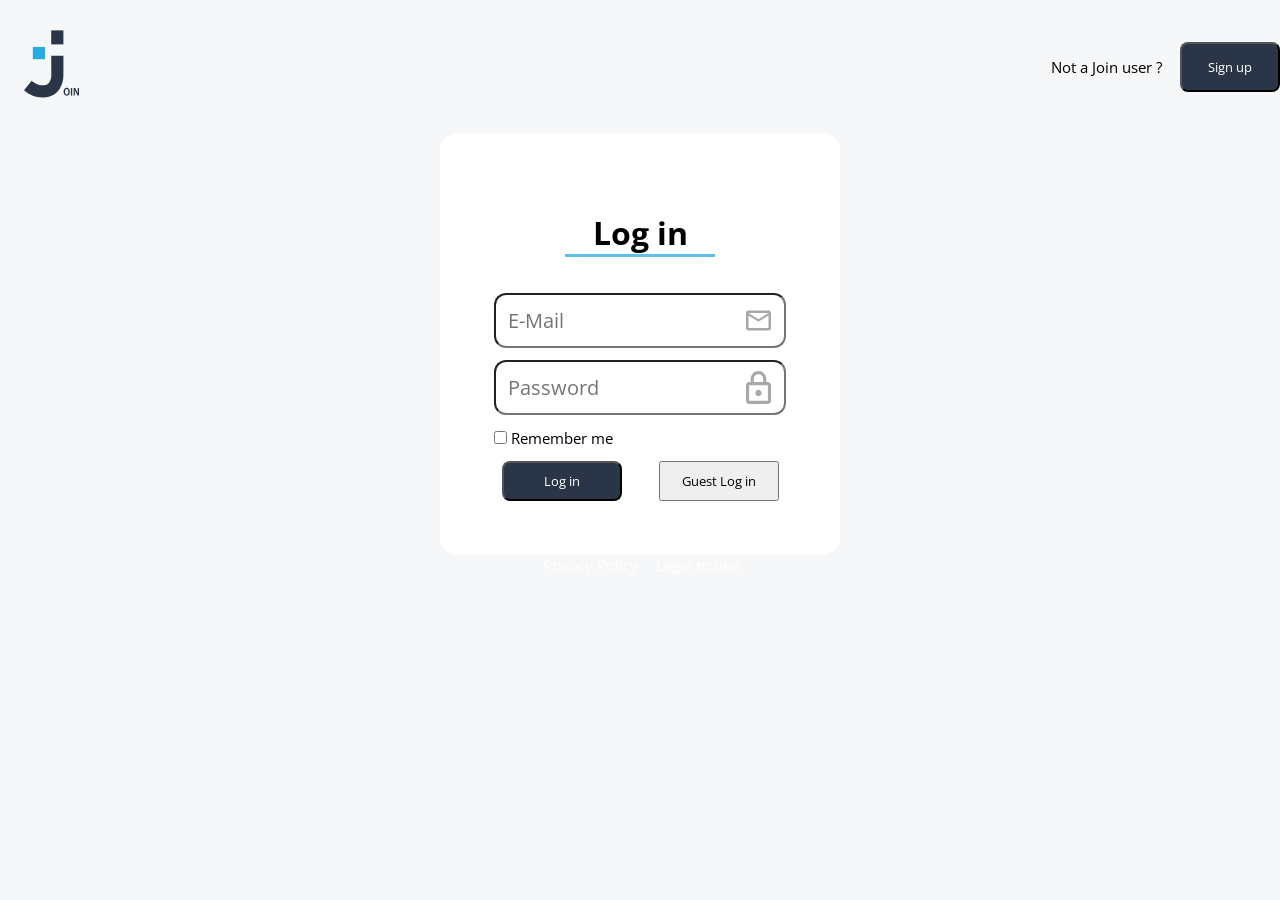
<file: index.html>
<!DOCTYPE html>
<html lang="en">

<head>
    <meta charset="UTF-8">
    <meta name="viewport" content="width=device-width, initial-scale=1.0">
    <title>Join</title>
    <link rel="shortcut icon" href="./assets/icon/icon.svg" type="image/x-icon">
    <link rel="stylesheet" href="./styles/style.css">
    <link rel="stylesheet" href="./styles/base.css">
    <link rel="stylesheet" href="./styles/flexbox.css">
    <link rel="stylesheet" href="./styles/pages/login.css">
    <link rel="stylesheet" href="./styles/media_query.css">
    <script src="./scripts/script.js"></script>
</head>

<body>
    <header>
        <div>
            <img src="./assets/icon/icon.svg" class="join-icon" alt="Join">
        </div>
        <div class="d_flex_c sign-in hidden">
            <span>Not a Join user ?</span>
            <a href="./pages/sign_up.html">
              <button class="sign-up">Sign up</button>
            </a>
        </div>
    </header>
    <main class="d_flex_c">
        <div>
            <div class="formDiv">
                <form class="text-center login-form w-100">
                    <div class="d_flex_c" style="padding: 24px;">
                        <div style="width: 150px;">
                            <h1>Log in</h1>
                            <div class="separator"></div>
                        </div>
                    </div>
                    <div id="email" class="d_flex">
                        <input type="email" placeholder="E-Mail" class="w-100 input-font" required>
                        <img src="./assets/img/mail.svg" alt="E-Mail" class="overlay-image">
                    </div>
                    <div id="password" class="d_flex">
                        <input type="password" placeholder="Password" class="w-100 input-font" required>
                        <img src="./assets/img/lock.svg" alt="password" class="overlay-image">
                    </div>
                    <div id="checkboxContainer" style="text-align: initial;">
                        <input type="checkbox">
                        <span>Remember me</span>
                    </div>
                    <div class="buttonDiv">
                        <button onclick="loginUser()" class="button bg-blue color-white sign-up">Log in</button>
                        <button onclick="guestLogin()" class="button">Guest Log in</button>
                    </div>
                </form>
                <div class="hiddenMin d_flex notUser" style="padding-top: 24px;">
                    <span>Not a Join user ?</span> 
                    <a href="./pages/sign_up.html">
                        <button class="bg-blue color-white sign-up">Sign up</button>
                    </a>
                </div>
            </div>
        </div>
    </main>
    <footer>
        <div class="d_flex_c sign-in">
            <a><span>Privacy Policy</span></a>
            <a><span>Legal notice</span></a>
        </div>
    </footer>
</body>
</html>
</file>
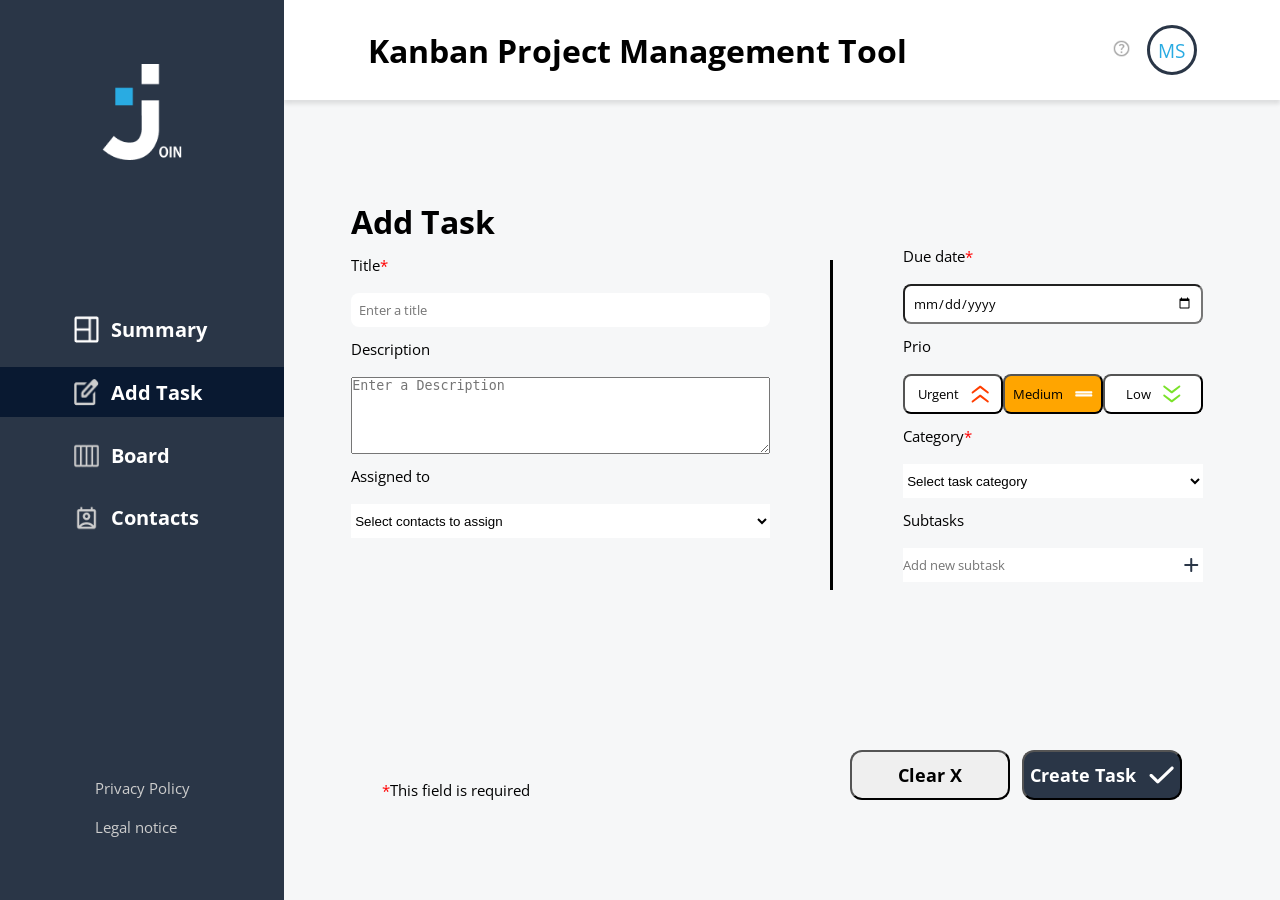
<file: pages/add_task.html>
<!DOCTYPE html>
<html lang="en">
  <head>
    <meta charset="UTF-8" />
    <meta name="viewport" content="width=device-width, initial-scale=1.0" />
    <title>Add Task</title>
    <link rel="shortcut icon" href="../assets/img/logo-white.png" type="image/x-icon" />
    <link rel="stylesheet" href="../styles/pages/add_task.css" />
    <link rel="stylesheet" href="../styles/pages/board.css" />
    <link rel="stylesheet" href="../styles/flexbox.css" />
    <link rel="stylesheet" href="../styles/base.css" />
    <link rel="stylesheet" href="../styles/style.css" />
    <link rel="stylesheet" href="../styles/media_query.css" />
    <script src="../scripts/db.js"></script>
    <script src="../scripts/template.js"></script>
    <script src="../scripts/priority.js"></script>
    <script src="../scripts/script.js"></script>
    <script src="../scripts/add_task.js"></script>
  </head>

  <body onload="loadTask();" class="d_flex">
    <aside id="sidebar" class="sidebar"></aside>

    <main class="app-main" style="color: black">
      <header class="header">
      </header>

        <div id="add-task" class="container">
      
        </div>
        <div class="d_flex_c">
            <div class="d_flex buttonTaskDiv">
                <span id="required-field-big">
                    <span class="color-red">*</span>This field is required
                </span>
                <div class="d_flex g_12">
                    <button onclick="clear()" class="clear-and-create-button" style="color: black;">Clear X</button>
                    <button onclick="createNewTask();" class="bg-blue clear-and-create-button">Create Task
                        <img src="../assets/img/check.svg" alt="check">
                    </button>
                </div>
            </div>
        </div>
      </div>
    </main>
  </body>
</html>
</file>
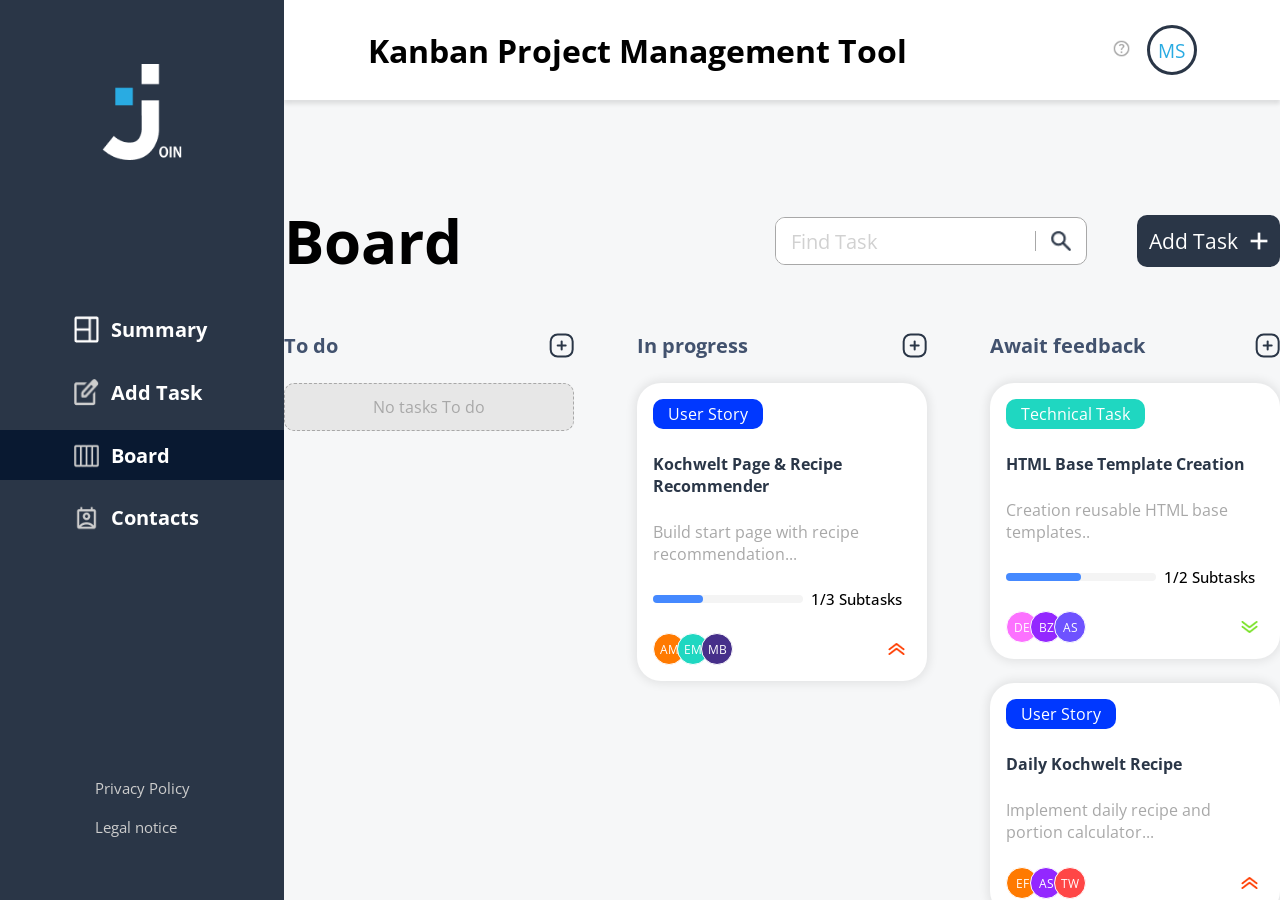
<file: pages/board.html>
<!DOCTYPE html>
<html lang="en">
  <head>
    <meta charset="UTF-8" />
    <meta name="viewport" content="width=device-width, initial-scale=1.0" />
    <title>Join</title>
    <link rel="shortcut icon" href="./assets/icon/icon.svg" type="image/x-icon" />
    <link rel="stylesheet" href="../styles/pages/board.css" />
    <link rel="stylesheet" href="../styles/style.css" />
    <link rel="stylesheet" href="../styles/flexbox.css" />
    <link rel="stylesheet" href="../styles/base.css" />
    <link rel="stylesheet" href="../styles/media_query.css" />

    <script src="../scripts/board.js" defer></script>
    <script src="../scripts/template.js" defer></script>
    <script src="../scripts/script.js" defer></script>
  </head>

  <body class="body" onload="loadBoard()">
    <aside id="sidebar" class="sidebar"></aside>

    <main class="app-main">
      <header class="header"></header>

      <div class="container">
        <div class="board-head">
          <h1>Board</h1>
          <div>
            <div class="board-searchBar">
              <input class="board-search-input" type="text" placeholder="Find Task" />
              <span>
                <img src="../assets/icon/search.png" alt="search icon" />
              </span>
            </div>
            <button class="board-add-task-button">
              Add Task
              <img src="../assets/icon/add.png" />
            </button>
          </div>
        </div>

        <div class="board-content">
          <div>
            <span>
              <h2>To do</h2>
              <img src="../assets/icon/plus-black.svg" alt="plus icon" />
            </span>
            <ul>
              <li class="empty-message">No tasks To do</li>
            </ul>
          </div>

          <div>
            <span>
              <h2>In progress</h2>
              <img src="../assets/icon/plus-black.svg" alt="plus icon" />
            </span>
            <ul>
              <li>
                <span class="task-category bg-dark-blue">User Story</span>
                <h3 class="task-title">Kochwelt Page & Recipe Recommender</h3>
                <p class="task-description">Build start page with recipe recommendation...</p>
                <span class="progressbar">
                  <progress value="1" max="3"></progress>
                  <span class="subtasks-text">1/3 Subtasks</span>
                </span>

                <div class="task-assigned-container">
                  <div class="assigned-users">
                    <span class="bg-orange">AM</span>
                    <span class="bg-turquoise">EM</span>
                    <span class="bg-violet">MB</span>
                  </div>
                  <img src="../assets/icon/urgent-transparent.png" alt="priority icon" />
                </div>
              </li>
            </ul>
          </div>

          <div>
            <span>
              <h2>Await feedback</h2>
              <img src="../assets/icon/plus-black.svg" alt="plus icon" />
            </span>
            <ul>
              <!-- <li class="empty-message">No tasks for await feedback</li> -->
              <li>
                <span class="task-category bg-turquoise">Technical Task</span>
                <h3 class="task-title">HTML Base Template Creation</h3>
                <p class="task-description">Creation reusable HTML base templates..</p>
                <span class="progressbar">
                  <progress value="1" max="2"></progress>
                  <span class="subtasks-text">1/2 Subtasks</span>
                </span>

                <div class="task-assigned-container">
                  <div class="assigned-users">
                    <span class="bg-pink">DE</span>
                    <span class="bg-violet-light">BZ</span>
                    <span class="bg-violet-light-2">AS</span>
                  </div>
                  <img src="../assets/icon/priority-low-transparent.png" alt="priority icon" />
                </div>
              </li>

              <li>
                <span class="task-category bg-dark-blue">User Story</span>
                <h3 class="task-title">Daily Kochwelt Recipe</h3>
                <p class="task-description">Implement daily recipe and portion calculator...</p>

                <div class="task-assigned-container">
                  <div class="assigned-users">
                    <span class="bg-orange">EF</span>
                    <span class="bg-violet-light">AS</span>
                    <span class="bg-orange-dark">TW</span>
                  </div>
                  <img src="../assets/icon/urgent-transparent.png" alt="priority icon" />
                </div>
              </li>
            </ul>
          </div>

          <div>
            <span>
              <h2>Done</h2>
              <img src="../assets/icon/plus-black.svg" alt="plus icon" />
            </span>
            <ul>
              <!-- <li class="empty-message">No tasks done</li> -->
              <li>
                <span class="task-category bg-turquoise">Technical Task</span>
                <h3 class="task-title">CSS Architecture Planning</h3>
                <p class="task-description">Define CSS naming convention and structure...</p>
                <span class="progressbar">
                  <progress value="2" max="2"></progress>
                  <span class="subtasks-text">2/2 Subtasks</span>
                </span>

                <div class="task-assigned-container">
                  <div class="assigned-users">
                    <span class="bg-light-blue">SM</span>
                    <span class="bg-violet-light-2">BZ</span>
                  </div>
                  <img src="../assets/icon/urgent-transparent.png" alt="priority icon" />
                </div>
              </li>
            </ul>
          </div>
        </div>
      </div>
    </main>
  </body>
</html>
</file>
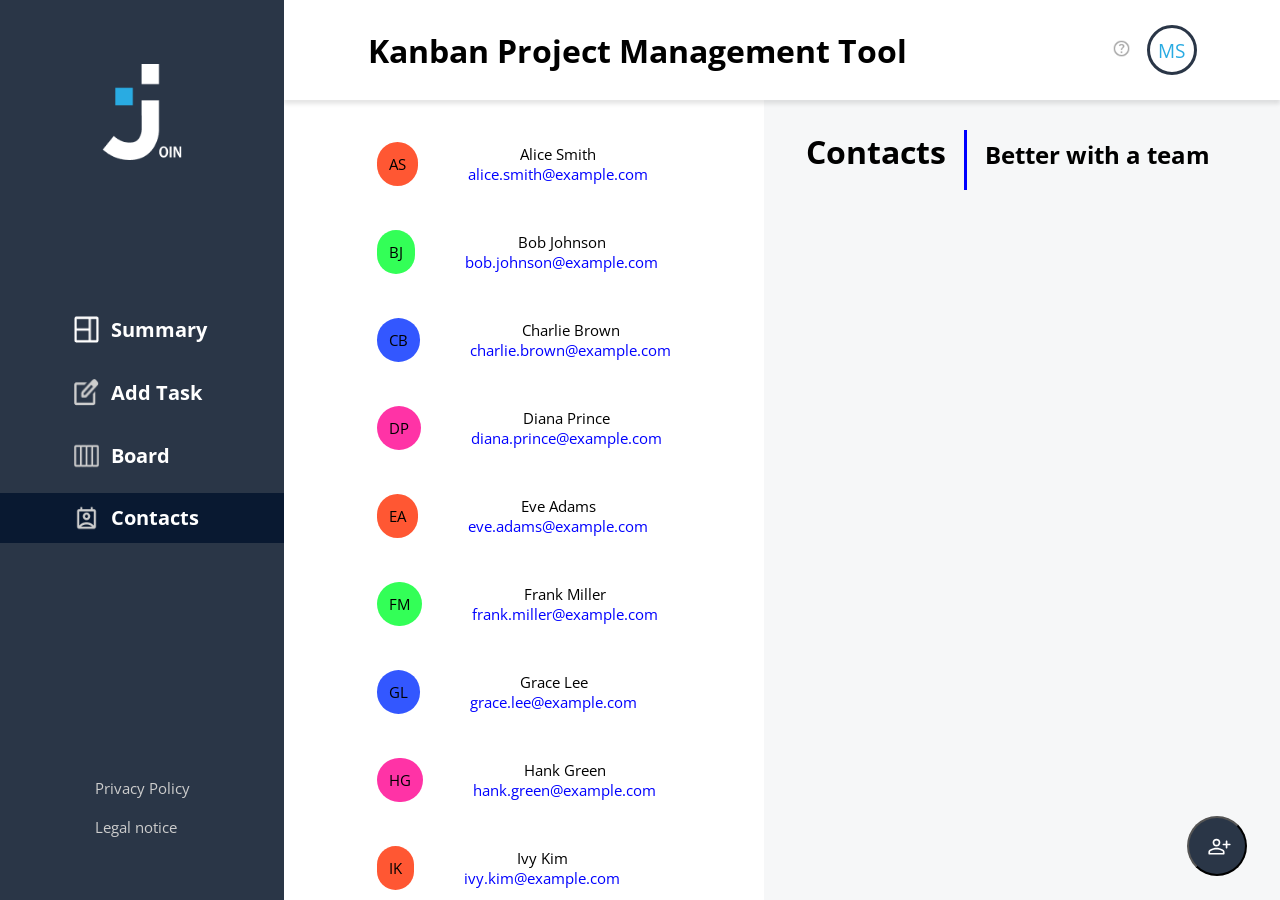
<file: pages/contacts.html>
<!DOCTYPE html>
<html lang="en">
  <head>
    <meta charset="UTF-8" />
    <meta name="viewport" content="width=device-width, initial-scale=1.0"/>
    <title>Join Contacts</title>
    <link rel="shortcut icon" href="../assets/img/logo-white.png" type="image/x-icon"/>
    <link rel="stylesheet" href="../styles/style.css"/>
    <link rel="stylesheet" href="../styles/flexbox.css"/>
    <link rel="stylesheet" href="../styles/base.css"/>
    <link rel="stylesheet" href="../styles/media_query.css"/>
    <link rel="stylesheet" href="../styles/pages/contacts.css"/>
    <script src="../scripts/db.js"></script>
    <script src="../scripts/contact.js"></script>
    <script src="../scripts/template.js"></script>
    <script src="../scripts/script.js"></script>
  </head>

  <body onload="loadContact()">
    <aside id="sidebar" class="sidebar"></aside>

    <main class="app-main">
      <header class="header"></header>

      <div class="container">
          <div class="d_flex g_12">
              <div id="list-of-contacts" class="d_flex_column list-of-contacts">
                  <div class="d_flex_c_c add-contact-div" style="margin: 24px;">
                      <button onclick="addContact();" class="w-100 bg-blue add-contact">Add contact</button>
                      <img src="../assets/img/user_add.svg" alt="contact" class="overlay-image">
                  </div>
              </div>
              <div id="big-content" class="d_none d_flex_column big-content" style="padding: 30px;">
                  <div class="d_flex" style="justify-content: space-between; max-width: 700px;">
                      <div class="d_flex title-of-contacs">
                          <h1>Contacts</h1>
                          <div class="contact-separator"></div>
                          <h2 class="d_flex_c_c" style="height: 48px;">Better with a team</h2>
                          <div class="responsive-separator"></div>
                      </div>
                      <img onclick="disableMoreInformation();" src="../assets/img/back.svg" class="d_none back-button-contacts">
                  </div>
                  <div id="more-information"></div>
              </div>
          </div>
      </div>
      </div>
    </main>
    <div id="add-contact-menu" class="d_none add-contact-overlay"></div>
  </body>
</html>
</file>
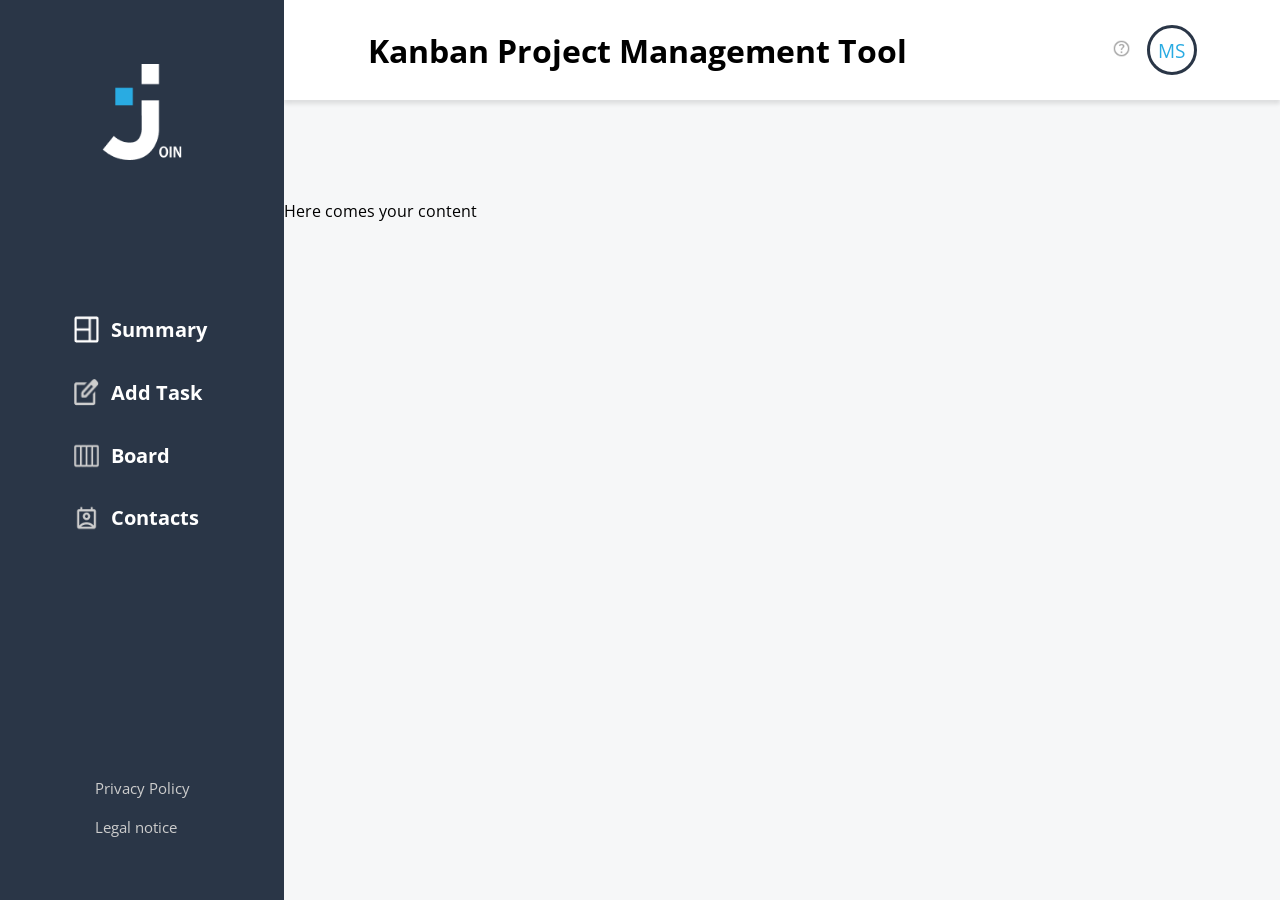
<file: pages/help.html>
<!DOCTYPE html>
<html lang="en">
  <head>
    <meta charset="UTF-8" />
    <meta name="viewport" content="width=device-width, initial-scale=1.0" />
    <title>Join Help</title>
    <link rel="shortcut icon" href="./assets/icon/icon.svg" type="image/x-icon" />
    <link rel="stylesheet" href="../styles/style.css" />
    <link rel="stylesheet" href="../styles/flexbox.css" />
    <link rel="stylesheet" href="../styles/base.css" />
    <link rel="stylesheet" href="../styles/media_query.css" />

    <script src="../scripts/template.js" defer></script>
    <script src="../scripts/script.js" defer></script>
  </head>
  <body onload="loadSidebar(); loadHeader();">
    <aside id="sidebar" class="sidebar"></aside>

    <main class="app-main">
      <header class="header"></header>

      <div class="container">
        <!-- Here comes your content -->
        Here comes your content
      </div>
    </main>
  </body>
</html>
</file>
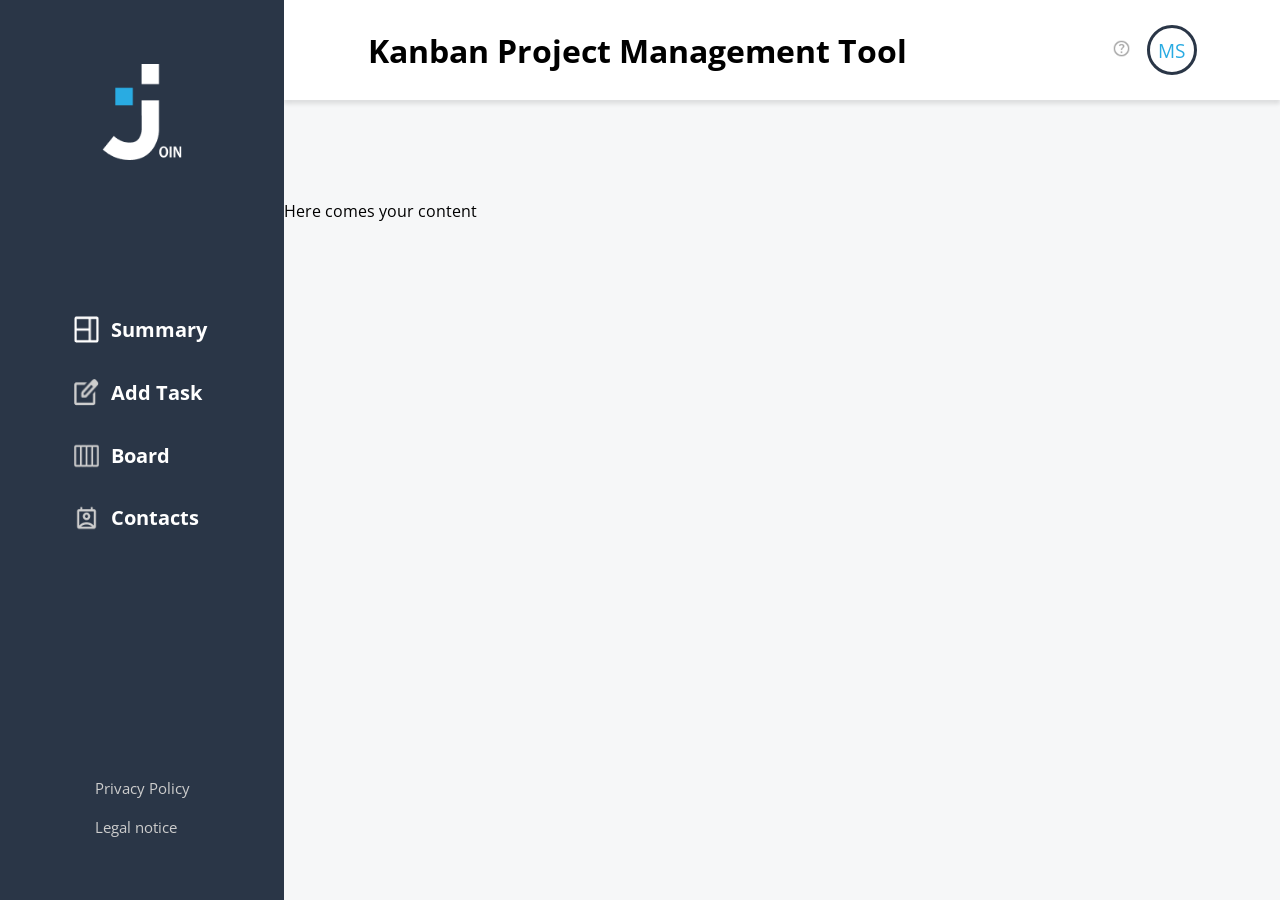
<file: pages/legal_notice.html>
<!DOCTYPE html>
<html lang="en">
  <head>
    <meta charset="UTF-8" />
    <meta name="viewport" content="width=device-width, initial-scale=1.0" />
    <title>Join Legal notice</title>
    <link rel="shortcut icon" href="./assets/icon/icon.svg" type="image/x-icon" />
    <link rel="stylesheet" href="../styles/style.css" />
    <link rel="stylesheet" href="../styles/flexbox.css" />
    <link rel="stylesheet" href="../styles/base.css" />
    <link rel="stylesheet" href="../styles/media_query.css" />

    <script src="../scripts/template.js" defer></script>
    <script src="../scripts/script.js" defer></script>
  </head>
  <body onload="loadSidebar(); loadHeader();">
    <aside id="sidebar" class="sidebar"></aside>

    <main class="app-main">
      <header class="header"></header>

      <div class="container">
        <!-- Here comes your content -->
        Here comes your content
      </div>
    </main>
  </body>
</html>
</file>
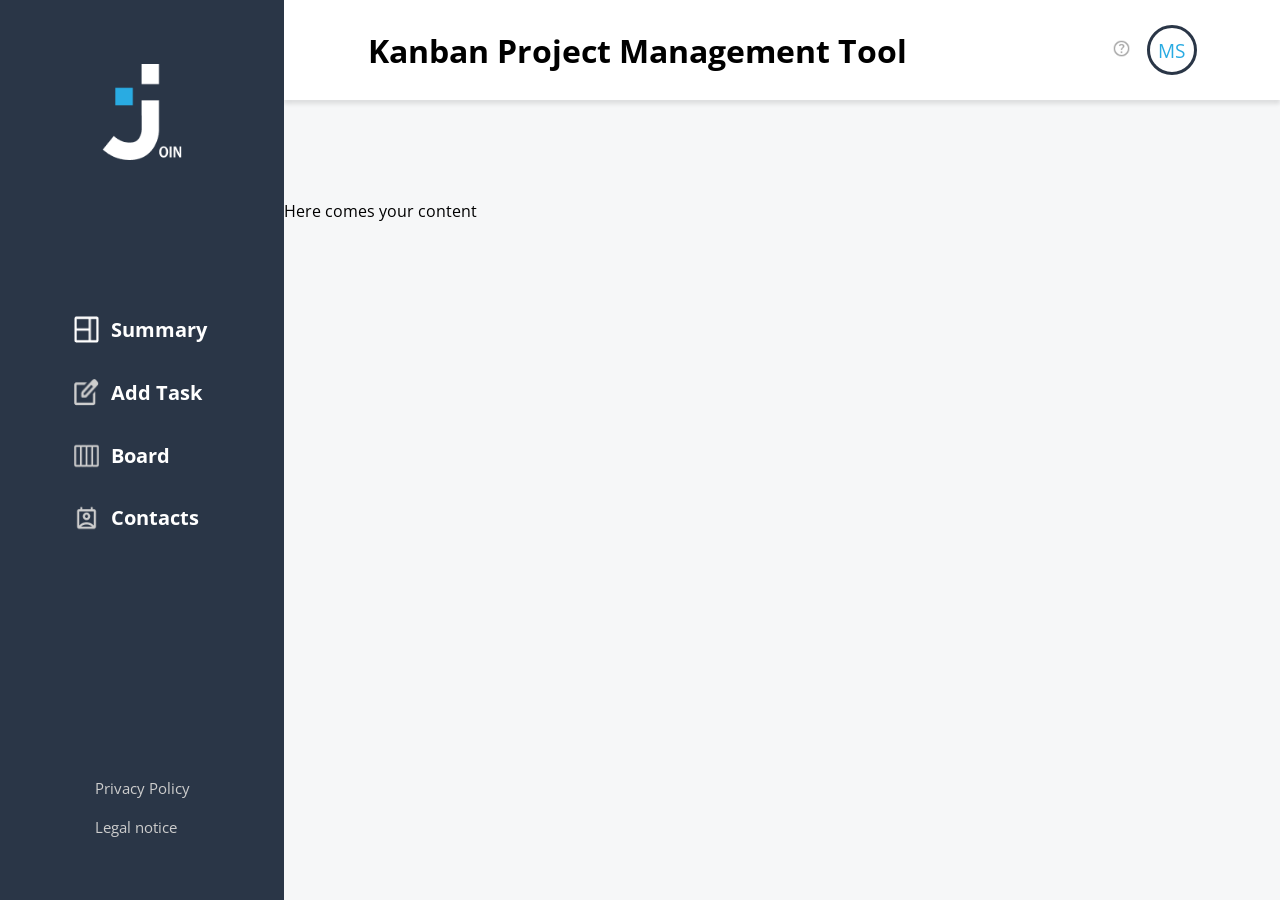
<file: pages/privacy_policy.html>
<!DOCTYPE html>
<html lang="en">
  <head>
    <meta charset="UTF-8" />
    <meta name="viewport" content="width=device-width, initial-scale=1.0" />
    <title>Join Privacy Policy</title>
    <link rel="shortcut icon" href="./assets/icon/icon.svg" type="image/x-icon" />
    <link rel="stylesheet" href="../styles/style.css" />
    <link rel="stylesheet" href="../styles/flexbox.css" />
    <link rel="stylesheet" href="../styles/base.css" />
    <link rel="stylesheet" href="../styles/media_query.css" />

    <script src="../scripts/template.js" defer></script>
    <script src="../scripts/script.js" defer></script>
  </head>
  <body onload="loadSidebar(); loadHeader();">
    <aside id="sidebar" class="sidebar"></aside>

    <main class="app-main">
      <header class="header"></header>

      <div class="container">
        <!-- Here comes your content -->
        Here comes your content
      </div>
    </main>
  </body>
</html>
</file>
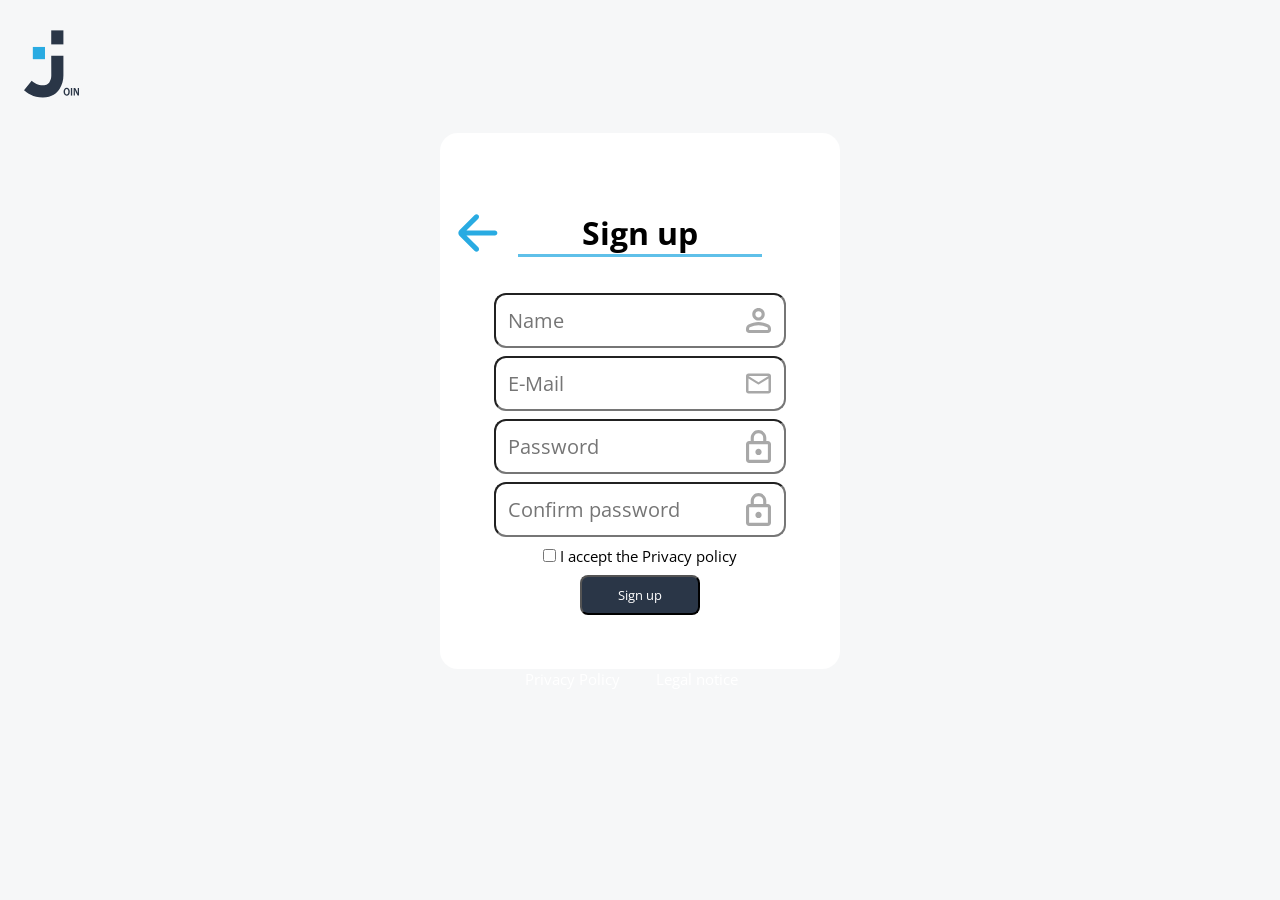
<file: pages/sign_up.html>
<!DOCTYPE html>
<html lang="en">

<head>
    <meta charset="UTF-8">
    <meta name="viewport" content="width=device-width, initial-scale=1.0">
    <title>Join</title>
    <link rel="shortcut icon" href="../assets/icon/icon.svg" type="image/x-icon">
    <link rel="stylesheet" href="../styles/style.css">
    <link rel="stylesheet" href="../styles/base.css">
    <link rel="stylesheet" href="../styles/flexbox.css">
    <link rel="stylesheet" href="../styles/pages/login.css">
    <link rel="stylesheet" href="../styles/pages/sign_up.css">
    <link rel="stylesheet" href="../styles/media_query.css">

    <script src="../scripts/script.js"></script>
    <script src="../scripts/add_user.js"></script>
</head>

<body>
    <header>
        <div>
            <img src="../assets/icon/icon.svg" class="join-icon" alt="Join">
        </div>
    </header>
    <main class="d_flex_c">
        <div>
            <a href="../index.html" class="back-button-link">
                <img src="../assets/img/back.svg" class="back-button"></img>
            </a>
        </div> 
        <form class="formDiv">
            <div class="text-center login-form w-100">
                <div class="d_flex" style="padding: 24px; justify-content: flex-start;">
                    <div class="text-center" style="width: 280px;">
                        <h1>Sign up</h1>
                        <div class="separator"></div>
                    </div>
                </div>
                <div class="register-container">
                    <div class="d_flex">
                        <input id="name" type="text" placeholder="Name" class="w-100 input-font" required>
                        <img src="../assets/img/person.svg" alt="name" class="overlay-image">
                    </div>
                
                    <div class="d_flex">
                        <input id="email" type="email" placeholder="E-Mail" class="w-100 input-font" required>
                        <img src="../assets/img/mail.svg" alt="E-Mail" class="overlay-image">
                   </div>
                  
                   <div class="d_flex">
                        <input id="password" type="password" placeholder="Password" minlength="5" class="w-100 input-font" required>
                        <img src="../assets/img/lock.svg" alt="password" class="overlay-image">
                    </div>
                    
                    <div class="d_flex">
                        <input id="passwordConfirm" type="password" placeholder="Confirm password" minlength="5" class="w-100 input-font" required>
                        <img src="../assets/img/lock.svg" alt="password" class="overlay-image">
                    </div>
            
                    <div id="checkboxContainer">
                        <input id="checkBox" type="checkbox" required>
                        <span>I accept the Privacy policy</span>
                    </div>

                    <div class="buttonDiv">
                        <button onclick="registerNewUser()" class="button bg-blue color-white sign-up">Sign up</button>
                    </div>
                </div>
            </div>
        </form>
    </main>
    <footer>
        <div class="d_flex_c sign-in">
            <a><span>Privacy Policy</span><a>
            <a><span>Legal notice</span><a>
        </div>
    </footer>
</body>
</html>
</file>
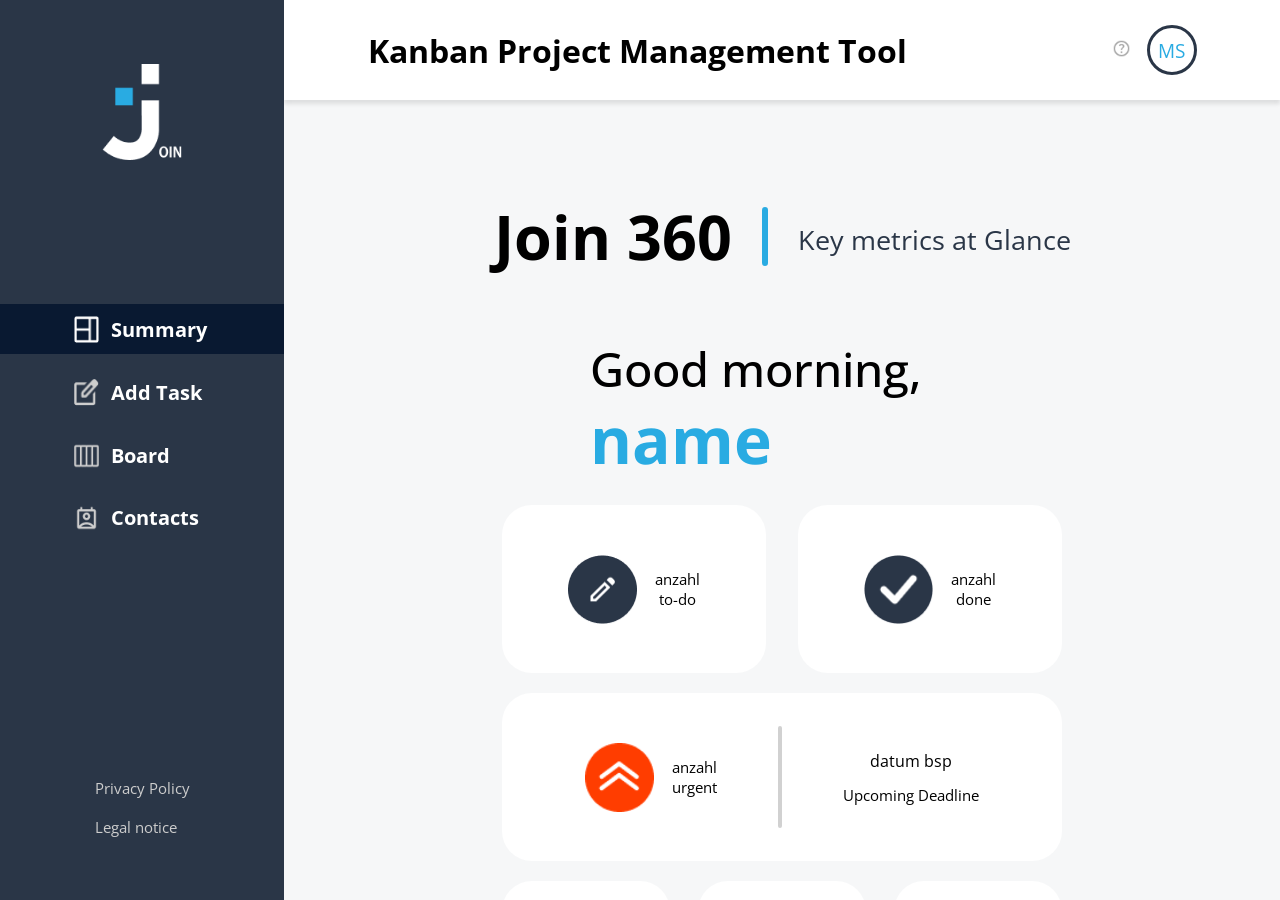
<file: pages/summary.html>
<!DOCTYPE html>
<html lang="en">

<head>
  <meta charset="UTF-8" />
  <meta name="viewport" content="width=device-width, initial-scale=1.0" />
  <title>Join</title>

  <link rel="stylesheet" href="../styles/pages/summary.css" />
  <link rel="stylesheet" href="../styles/flexbox.css" />
  <link rel="stylesheet" href="../styles/base.css" />
  <link rel="stylesheet" href="../styles/style.css" />
  <link rel="stylesheet" href="../styles/media_query.css" />

  <script src="../scripts/summary.js" defer></script>
  <script src="../scripts/template.js" defer></script>
  <script src="../scripts/script.js" defer></script>
</head>

<body class="body" onload="loadSummary()">
  <aside id="sidebar" class="sidebar"></aside>

  <main class="app-main">
    <header class="header"></header>

    <div class="container container_flex">
      <div id="title_div" class="d_flex_c_c page_title_div">
        <h1 class="title d_flex_c_c">Join 360</h1>
        <div class="seperator_and_title_second">
          <div class="vertical_seperator_blue"></div>
          <span class="title_second color-blue">Key metrics at Glance</span>
        </div>

      </div>

      <div class="summary_and_greeting_div">
        <div class="summary_content">
          <div class="todo_and_done margin_b_20px">
            <div class="todo-done_div">
              <img src="../assets/icon/summary_todo.png" alt="" />
              <div class="number_and_name">
                <span>anzahl</span>
                <span>to-do</span>
              </div>
            </div>

            <div class="todo-done_div">
              <img src="../assets/icon/summary_done.png" alt="" />
              <div class="number_and_name">
                <span>anzahl</span>
                <span>done</span>
              </div>
            </div>
          </div>

          <div class="urgent_todos_div margin_b_20px">
            <div class="urgent_todo">
              <img src="../assets/icon/urgent_todo.png" alt="" />
              <div class="number_and_name">
                <span>anzahl</span>
                <span>urgent</span>
              </div>
            </div>
            <div class="vertical_seperator_gray"></div>
            <div class="datum_and_info">
              <div class="upcomming_deadline">datum bsp</div>
              <span class="upcomming_deadline">Upcoming Deadline</span>
            </div>
          </div>

          <div class="all_task_div">
            <div class="number_and_name task_div">
              <span>anzahl</span>
              <span>Tasks in Board</span>
            </div>
            <div class="number_and_name task_div">
              <span>anzahl</span>
              <span>Tasks in Progress</span>
            </div>
            <div class="number_and_name task_div">
              <span>anzahl</span>
              <span>Awaiting Feedback </span>
            </div>
          </div>
        </div>

        <div class="greeting_div">
          <span id="greeting">Good morning,</span>
          <span id="user_name">name</span>
        </div>
      </div>
    </div>
  </main>
</body>

</html>
</file>
<file: styles/style.css>
/* STYLE FOR TEMPLATES */

/* hat sich mit dem header style aus base.css gegenseitig geblockt */

/* .header {
  display: flex;
  justify-content: center;
  align-items: center;
  position: absolute;
  top: 0;
  width: 100%;
  height: 110px;
} */

/* DO NOT CHANGE ANYTHING */
header {
  width: 100%;
  display: flex;
  justify-content: space-between;

  .logo-black {
    display: none;
  }
}

.container {
    width: 100%;
}

/* DO NOT CHANGE ANYTHING */
.header-menu-button {
  height: 50px;
  width: 50px;
  border-radius: 24px;
}

.join-icon {
  width: 55px;
  height: 80px;
  margin: 24px;
}

.sign-in {
  align-items: center;
  gap: 18px;
}

.sign-up {
  height: 50px;
  border-radius: 8px;
  width: 100px;
  color: #fff;
  background-color: #2a3647;
}

.overlay-image {
  margin: -40px;
}

.button {
  width: 120px;
  height: 40px;
}

.formDiv {
  width: 400px;
}

/* SIDEBAR STYLE FOR ALL PAGES */
/* DO NOT CHANGE ANYTHING */
.sidebar {
  position: relative;
  padding: 64px 0;
  background-color: #2a3647;
  width: 300px;
  height: 100vh;
  display: flex;
  flex-direction: column;
  align-items: center;

  span {
    display: flex;
    align-items: center;
    column-gap: 1.2rem;
    width: 100px;
    white-space: nowrap;
    font-size: 20px;
    font-weight: bold;

    img {
      width: 25px;
    }
  }
}

img {
  width: 25px;
}

span {
  font-size: 15px;
}

.navigation {
  display: flex;
  align-items: center;
  flex-direction: column;
  margin-top: 8rem;
  width: 100%;

  & > div {
    display: flex;
    align-items: center;
    justify-content: center;
    width: 100%;
    height: 50px;
    margin-top: 0.8rem;
  }
}

.active {
  background-color: #091931;
}

.no-active {
  background-color: unset;
}

.no-active:hover {
  background-color: rgba(255, 255, 255, 0.1);
}

.logo {
  width: 80px;
}

a {
  color: #fff;
  font-size: 15px;
}

.privacy-container {
  display: flex;
  flex-direction: column;
  position: absolute;
  row-gap: 1.2rem;
  bottom: 7%;

  a {
    color: #cdcdcd;

    &:hover {
      color: #29abe2;
    }
  }
}

.center-contacts {
    display: flex;
    flex-direction: column;
    justify-content: center;
    align-items: center;
}

.contacts-div {
    background-color: white;
    padding: 22px 73px;
    gap: 50px;
}

.first-letter {
    padding: 12px;
    border-radius: 24px;
}

.first-big-letter {
    padding: 40px;
    border-radius: 50px;
    font-size: 22px;
    color: white;
}

.first-letter-hover:hover {
    cursor: pointer;
}

.email {
    color: blue;
}

.email:hover {
    cursor: pointer;
}

.bold {
    font-weight: bold;
}

.p_12 {
    padding: 12px 0px;
}

.more-button {
    background-color: darkblue;
    width: 58px;
    height: 58px;
    display: flex;
    justify-content: center;
    border-radius: 32px;
}

.add-contact-overlay {
    position: absolute;
    top: 30%;
    right: 3%;
    width: 85vw;
    background-color:#091931;
}
</file>
<file: styles/base.css>
@import url('https://fonts.googleapis.com/css2?family=Open+Sans:ital,wght@0,300..800;1,300..800&display=swap');

* {
  padding: 0;
  margin: 0;
  box-sizing: border-box;
  text-decoration: none;
}

body {
  background-color: #f6f7f8;
  font-family: 'Open Sans', sans-serif;
  display: flex;
}

input, button {
  font-family: inherit;
}

/* DO NOT CHANGE ANYTHING */
.app-main {
  width: calc(100% - 230px);
  height: 100vh;
  overflow: scroll;
  overflow-x: hidden;
  display: flex;
  flex-direction: column;

  header {
    display: flex;
    justify-content: space-between;
    align-items: center;
    position: absolute;

    position: relative;
    width: 100%;
    min-height: 100px;
    background-color: #fff;
    box-shadow: 0px 4px 4px 0px #0000001a;
    padding: 0 5.2rem;

    .profile {
      display: flex;
      align-items: center;
      column-gap: 0.8rem;

      span {
        display: flex;
        justify-content: center;
        align-items: center;
        border: 3px solid #2a3647;
        width: 50px;
        height: 50px;
        color: #29abe2;
        border-radius: 50%;
        font-size: 1.2rem;
        cursor: pointer;
        user-select: none;

        &:hover {
          background-color: #f6f7f8;
        }
      }

      .help-icon {
        cursor: pointer;

        &:hover {
          transform: scale(1.1);
        }
      }
    }

    .header-menu {
      width: 140px;
      position: absolute;
      right: 2%;
      bottom: 0;
      transform: translateY(100%);
      background-color: #2a3647;
      border-radius: 20px 0 20px 20px;
      padding: 0.8rem 0;
      display: none;
      flex-direction: column;

      a {
        width: 100%;
        height: 40px;
        text-decoration: none;
        color: #a4a7ac;
        white-space: nowrap;
        display: flex;
        align-items: center;
        justify-content: center;

        &:hover {
          background-color: #39485e;
        }
      }
    }
  }

  .container {
    margin: 100px 90px;
  }
}

.bg-blue {
  background-color: #2a3647;
}

.bg-light-blue {
  background-color: #29abe2;
}

.bg-orange {
  background-color: #ff7a00;
}

.bg-turquoise {
  background-color: #1fd7c1;
}

.bg-violet {
  background-color: #462f8a;
}

.bg-pink {
  background-color: #fc71ff;
}

.bg-violet-light {
  background-color: #9327ff;
}

.bg-violet-light-2 {
  background-color: #6e52ff;
}

.bg-dark-blue {
  background-color: #0038ff;
}

.bg-orange-dark {
  background-color: #ff4646;
}

.color-black {
  color: black;
}

.color-white {
  color: white;
}

.color-blue {
  color: #2a3647;
}

.color-light-blue {
  background-color: rgb(41, 171, 226);
}

.color-red {
  color: red;
}

.text-center {
  text-align: center;
}

.w-100 {
  width: 100%;
}

.h-34 {
  height: 34px;
}

.g_12 {
  gap: 12px;
}

.input-font {
  font-size: 20px;
  border-radius: 12px;
  padding: 12px;
}

.show-element {
  display: flex !important;
}
</file>
<file: styles/flexbox.css>
.d_flex {
  display: flex;
}

.d_none {
  display: none !important;
}

.d_flex_c {
    display: flex;
    justify-content: center;
}

.d_flex_c_c {
  display: flex;
  align-items: center;
}

.d_flex_row {
  display: flex;
  flex-direction: row;
}

.d_flex_column {
  display: flex;
  flex-direction: column;
}
</file>
<file: styles/pages/login.css>
body {
  display: block !important;
}

.buttonDiv {
  display: flex;
  justify-content: space-around;
  gap: 22px;
}

.login-form {
  width: 100%;
  display: flex;
  flex-direction: column;
  gap: 12px;
  background-color: #ffffff;
  padding: 54px;
  border-radius: 18px;
}

.input {
    width: 100%;
    text-align: center;
  }

.button {
  width: 120px;
  height: 40px;
}

.formDiv {
  width: 400px;
}

.separator {
  height: 3px;
  background-color: #5fc0e9;
}

.notUser {
  padding-top: 24px;
  align-items: center;
  gap: 14px;
}
</file>
<file: styles/media_query.css>
@media (max-width: 600px) {
  .hidden {
    display: none !important;
  }

  .buttonDiv {
    flex-direction: column;
    align-items: center;
  }

  .formDiv {
    display: flex;
    flex-direction: column;
    align-items: center;
    width: 100%;
  }
}

@media (min-width: 600px) {
  .hiddenMin {
    display: none !important;
  }
}

/** SIDEBAR QUERIES ** */

@media (min-width: 1250px) {
  .big-content {
      display: flex !important;
  }
}

@media (max-width: 1250px) {
  .list-of-contacts {
      width: 100%;
  }
  .back-button-contacts {
      display: flex !important;
  }
  .title-of-contacs {
    flex-direction: column;
  }
  .contact-separator {
      display: none;
  }
  .responsive-separator {
      height: 3px;
      width: 87px;
      background-color:rgb(41, 171, 226);
  }
  .big-content {
      position: absolute;
      background-color: white;
      width: 100vw;
      height: 100vh;
  }
  .app-main {
    width: calc(100% - 200px);

    .header {
      padding: 0 3.2rem;

      h1 {
        font-size: 30px;
      }
    }
  }

  .sidebar {
    width: 200px;

    span {
      font-size: 15px;
    }

    a img:not(.logo) {
      width: 22px;
      height: 22px;
    }
  }
}

@media (max-width: 900px) {
  .body {
    display: flex;
    align-items: center;
    flex-direction: column-reverse;
  }
  .add-contact {
      width: 60px;
      height: 60px;
      border-radius: 30px !important;
      color: transparent !important;
  }
  .add-contact-div {
      bottom: 15% !important;
  }
  .app-main {
    width: 100%;
    height: calc(100vh - 100px);
    padding-bottom: 100px;

    .header {
      justify-content: space-between;
      padding: 0 1.2rem;

      h1 {
        font-size: 24px;
      }
    }

    .container {
      margin-bottom: 0;
    }
  }

  .sidebar {
    position: absolute;
    bottom: 0;
    width: 100%;
    height: 90px;
    flex-direction: row;
    align-items: center;
    column-gap: 1.2rem;

    .logo {
      margin-left: 1.2rem;
      margin-right: 1rem;
      width: 60px;
      transform: translateY(8px);
    }

    .navigation {
      flex-direction: row;
      justify-content: space-between;
      margin-top: 0;
      padding: 0 1.2rem;

      &>div {
        width: 100px;
        height: fit-content;
        padding: 1.2rem 0;
        border-radius: 25px;

        a {
          align-items: center;
          flex-direction: column;

          span {
            width: fit-content;
          }
        }
      }
    }

    .privacy-container {
      display: none;
    }
  }
}

@media (max-width: 550px) {
  .sidebar {
    position: absolute;
    bottom: 0;
    width: 100%;
    height: 90px;
    flex-direction: row;
    align-items: center;
    column-gap: 1.2rem;

    &>a {
      display: none;
    }

    .navigation {
      padding: 0.4rem;

      &>div {
        padding: 0.8rem 0.4rem;

        a {
          font-size: 12px;

          span {
            font-size: 14px;
          }
        }
      }
    }
  }

  .header {
    .logo-black {
      width: 50px;

      display: block;
    }

    h1 {
      display: none;
    }
  }
}

/* ** SUMMARY PAGE QUERIES ** */

@media (max-width: 1300px) {
  .add-contact-div {
      position: absolute;
      bottom: 0;
      right: 5%;
  }
  .add-contact {
      height: 60px;
      width: 60px;
      border-radius: 30px !important;
      color: transparent !important;
  } 
  .summary_and_greeting_div {
    flex-direction: column-reverse;
  }

  .app-main {
    align-items: center;
  }

  .greeting_div {
    margin-bottom: 32px;
  }

  .greeting_div {
    margin-bottom: 32px;
  }
}

@media (max-width: 900px) {
  .page_title_div {
    flex-direction: column;
    width: 223px;
    height: 104px;
    gap: 16px;
  }

  .title {
    height: 56px;
    width: 203px;
    font-size: 47px;
  }

  .seperator_and_title_second {
    flex-direction: column-reverse;
  }

  .title_second {
    height: 24px;
    width: 223px;

    font-weight: 400;
    font-size: 20px;
  }

  .vertical_seperator_blue {
    height: 0px;
    width: 90px;
    align-self: self-start;
  }

  .greeting_div {
    display: none;
  }

  .todo_and_done {
    width: 396px;
    height: 110px;
    border-radius: 20px;
  }

  .todo-done_div {
    width: 186px;
    height: 110px;
    border-radius: 20px;
    padding: 38px 19px;
    gap: 10px;

    img {
      height: 40px;
      width: 40px;
    }
  }

  .number_and_name {
    width: 40px;
    height: 73px;
  }

  .urgent_todos_div {
    width: 396px;
    height: 110px;
    border-radius: 20px;
    gap: 20px;
  }

  .urgent_todo {
    width: 108px;
    height: 73px;
    gap: 18px;

    img {
      width: 40px;
      height: 40px;
    }
  }

  .vertical_seperator_gray {
    height: 68px;
  }

  .datum_and_info {
    width: 135px;
    height: 44px;
    gap: 8px;
  }

  .all_task_div {
    display: flex;
    flex-direction: row;
    justify-content: space-between;
    height: 116px;
    width: 396px;
  }

  .task_div {
    height: 116px;
    width: 116px;
    border-radius: 20px;
    padding-top: 25px;
    padding-bottom: 25px;
    gap: 13px;
}
}

/** Task QUERIES ** */

@media (max-width: 1150px) {
  .more-button-div {
      position: fixed;
      bottom: 1%;
      right: 5%;
  }
  .delete-and-edit {
    display: none !important;
  }
  .container {
    width: 100%;
  }
  .separator-max {
    display: none !important;
  }
  .main-div {
    flex-direction: column;
    align-items: center;
  }

  .media-w-300 {
    width: 300px;
  }

  .buttonTaskDiv {
    flex-direction: column;
    align-items: center;
  }

  #required-field-big {
    display: none !important;
  }
}

@media (min-width: 1150px) {
  #required-field {
    display: none !important;
  }
  .more-button-div {
      display: none;
  }
}

@media (max-width: 600px) {
  /* #sidebar {
      display: none !important;
  } */
  .add-task-main {
    align-items: center;
    height: 100vh;
  }

  .hidden {
    display: none !important;
  }

  .buttonDiv {
    flex-direction: column;
    align-items: center;
  }

  .formDiv {
    display: flex;
    flex-direction: column;
    align-items: center;
    width: 100%;
  }
}

@media (min-width: 600px) {
  .hiddenMin {
    display: none !important;
  }
}

@media (max-width: 1100px) {
  .board-head {
    width: 100%;
    margin: 0 auto;

    & > div {
      flex-direction: column-reverse;
    }

    h1 {
      font-size: 50px;
    }
  }

  .board-searchBar {
    margin-top: 2.4rem;
  }

  .board-content {
    justify-content: center;

    & > div {
      width: 100%;
    }
  }
}

@media (max-width: 900px) {
  .board-head {
    align-items: start;
    height: 150px;
    position: relative;

    h1 {
      font-size: 45px;
      transform: translateY(-8px);
    }
  }

  .board-searchBar {
    position: absolute;
    left: 0;
    bottom: 0;
    width: 100%;
  }

  .board-add-task-button {
    font-size: 17px;
    padding: 10px;
  }
}
@media (max-width: 500px) {
  .add-contact-div {
      padding: 0;
      right: 12%;
  }
  .contacts-div {
    padding: 22px 8px;
  }
}
</file>
<file: styles/pages/add_task.css>
.flex {
    display: flex;
    flex-direction: column;
    gap: 18px;
    margin-bottom: 12px;
    font-size: 24px;
}

.separator {
    height: 330px;
    width: 3px;
    margin: 60px;
    background-color: black;
}

main {
    flex-direction: column;
    color: black;
}

.input-task {
    padding: 8px;
    border-radius: 8px;
}

.clear-and-create-button {
    display: flex;
    justify-content: space-around;
    align-items: center;
    height: 50px;
    width: 160px;
    border-radius: 12px;
    color: white;
    font-weight: bold;
    font-size: 18px;
}

.prio-button {
    height: 40px;
    width: 100px;
    background-color: white;
    border-radius: 8px;
    display: flex;
    align-items: center;
    gap: 12px;
}

.prio-button-image {
    width: 18px;
}

.buttonTaskDiv {
    width: 800px;
    display: flex;
    justify-content: space-between;
    align-items: flex-end;
}

.checkbox-menu {
    background-color: white;
    width: 200px;
    height: 135px;
}

.input-button {
    height: 20px;
    width: 20px;
}

.fail-note {
    color: darkred;
    font-size: 16px;
    font-weight: bold;
}

.input-field {
    background-color: white;
    border-block: 0;
    border-inline: 0;
}
</file>
<file: styles/pages/board.css>
.board-head {
  display: flex;
  align-items: center;
  justify-content: space-between;

  & > div {
    display: flex;
    align-items: center;
    column-gap: 50px;
  }

  h1 {
    font-size: 60px;
  }
}

.board-searchBar {
  display: flex;
  align-items: center;
  width: 312px;
  height: 48px;
  border-radius: 10px;
  background-color: #fff;
  border: 1px solid #a8a8a8;
  position: relative;
  overflow: hidden;

  span {
    display: flex;
    align-items: center;
    padding: 0 15px;
    border-left: 1px solid #a8a8a8;

    img {
      width: 20px;
    }
  }

  input {
    width: 100%;
    height: 100%;
    outline: none;
    border: none;
    font-size: 20px;
    padding: 15px;

    &::placeholder {
      color: #d1d1d1;
    }

    &:focus {
      background-color: rgb(251, 250, 250);
    }
  }
}

.board-add-task-button {
  background-color: #2a3647;
  color: #ffffff;
  display: flex;
  align-items: center;
  column-gap: 12px;
  font-size: 21px;
  padding: 12px;
  border-radius: 10px;
  cursor: pointer;
  border: none;
  transition: all 0.2s;
  white-space: nowrap;

  &:hover {
    background-color: #29abe2;
    box-shadow: 0px 4px 4px 0px #0000001a;
    transform: scale(1.01);
  }

  &:active {
    transform: scale(0.98);
  }

  img {
    width: 18px;
  }
}

.board-content {
  display: flex;
  justify-content: space-between;
  gap: 32px;
  flex-wrap: wrap;
  margin-top: 50px;

  & > div {
    width: 290px;
    height: fit-content;
    cursor: pointer;

    & > span {
      display: flex;
      align-items: center;
      justify-content: space-between;

      h2 {
        font-size: 20px;
        color: #42526e;
      }

      img {
        transition: all 0.2s;
        cursor: pointer;

        &:hover {
          scale: 1.08;
        }
      }
    }

    ul {
      margin-top: 18px;
      list-style: none;

      li {
        margin-top: 24px;
        width: 100%;
        border-radius: 10px;
        background-color: #fff;
        border-radius: 24px;
        padding: 16px;
        box-shadow: 0px 0px 10px 3px #00000014;
        display: flex;
        flex-direction: column;
        row-gap: 24px;

        .task-category {
          border-radius: 10px;
          padding: 4px 15px;
          text-align: center;
          font-size: 16px;
          color: #fff;
          max-width: fit-content;
        }

        .task-title {
          color: #2a3647;
          font-size: 16px;
        }

        .task-description {
          font-weight: 400;
          color: #a8a8a8;
        }

        .progressbar {
          display: flex;
          align-items: center;
          column-gap: 8px;

          .subtasks-text {
            font-weight: 500;
            white-space: nowrap;
          }

          progress {
            appearance: none;
            height: 8px;

            &::-webkit-progress-bar {
              background-color: #f4f4f4;
              border-radius: 8px;
            }

            &::-webkit-progress-value {
              background-color: #4589ff;
              border-radius: 8px;
            }
          }
        }

        .task-assigned-container {
          display: flex;
          align-items: center;
          justify-content: space-between;

          .assigned-users {
            display: flex;
            align-items: center;

            span {
              font-size: 12px;
              border: 1px solid #fff;
              width: 32px;
              height: 32px;
              border-radius: 50%;
              color: #fff;
              display: flex;
              justify-content: center;
              align-items: center;

              &:not(:first-child) {
                margin-left: -8px;
              }
            }
          }

          img {
            width: 17px;
            transform: translateX(-6px);
          }
        }
      }

      .empty-message {
        display: flex;
        justify-content: center;
        align-items: center;
        background-color: #e7e7e7;
        height: 48px;
        border: 1px dashed #a8a8a8;
        color: #a8a8a8;
        box-shadow: none;
        border-radius: 10px;
      }
    }
  }
}
</file>
<file: styles/pages/contacts.css>
.contact-separator {
    background-color: blue;
    height: 60px;
    width: 3px;
    margin: 0 18px;
}

.container {
    margin: 0 !important;
}

.list-of-contacts {
    height: 100vh;
    background-color: white;
    margin: 0;
    padding: 20px;
}

.center-contacts > a:hover {
    cursor: pointer;
}

.add-contact {
    color: white;
    font-size: 24px;
    font-weight: bold;
    padding: 16px;
    border-radius: 12px;
}

.add-contact:hover {
    cursor: pointer;
    background-color: rgba(0, 0, 255, 0.5);
}
</file>
<file: styles/pages/sign_up.css>
body {
    display: block !important;
}

.register-container {
    display: flex;
    flex-direction: column;
    gap: 8px;
}

.back-button {
    width: 40px;
    height: 40px;
    border-radius: 24px;
}

.back-button-link {
    position: absolute;
    margin: 80px 18px;
}
</file>
<file: styles/pages/summary.css>
.container_flex{
    width: 100%;
    display: flex;
    align-items: center;
    flex-direction: column;

}

.padding_l_100px{
    padding-left: 100px;
}

.content {
    height: 100vh;
    display: flex;
    flex-direction: column;
}


.page_title_div {
    display: flex;
    align-items: center;
    justify-content: center;
    flex-direction: row;

    height: 73px;
    width: 625px;
    gap: 30px;
    margin-bottom: 64px;
}

.seperator_and_title_second {
    display: flex;
    align-items: center;
    gap: 30px;
}

.vertical_seperator_blue {
    height: 59px;
    width: 0;
    border: 3px;
    border-color: rgb(41, 171, 226);
    border-style: solid;
    border-radius: 50px;
}

.title {
    height: 73px;
    font-size: 61px;
    font-weight: 700;
}

.title_second {
    height: 32px;
    font-weight: 400;
    font-size: 27px;
}

.summary_content {
    display: flex;
    flex-direction: column;
    align-items: center;
}

.todo_and_done {
    display: flex;
    flex-direction: row;

    width: 560px;
    justify-content: space-between;
}

.todo-done_div {
    display: flex;
    flex-direction: row;
    align-items: center;
    justify-content: center;

    background-color: white;

    height: 168px;
    width: 264px;
    border-radius: 30px;
    gap: 18px;
}

.todo-done_div img {
    height: 69px;
    width: 69px;
}

.number_and_name {
    display: flex;
    flex-direction: column;
    justify-content: center;
    align-items: center;
}

.urgent_todos_div {
    width: 560px;
    height: 168px;
    border-radius: 30px;
    gap: 61px;

    background-color: white;

    display: flex;
    flex-direction: row;
    align-items: center;
    justify-content: center;
}

.urgent_todo {
    display: flex;
    flex-direction: row;
    align-items: center;
    gap: 18px;
}

.urgent_todo img {
    height: 69px;
    width: 69px;
}

.datum_and_info {
    display: flex;
    flex-direction: column;
    align-items: center;
    justify-content: center;
    gap: 13px;
}

.margin_b_20px {
    margin-bottom: 20px;
}

.vertical_seperator_gray {
    height: 102px;
    width: 0;
    border: 2px;
    border-color: rgb(209, 209, 209);
    border-style: solid;
    border-radius: 50px;
}

.all_task_div {
    display: flex;
    flex-direction: row;
    justify-content: space-between;
    height: 170px;
    width: 560px;
}

.task_div {
    display: flex;
    align-items: center;
    justify-content: center;

    background-color: white;

    height: 168px;
    width: 168px;
    border-radius: 30px;
    padding-top: 25px;
    padding-bottom: 25px;
    gap: 13px;
}

.summary_and_greeting_div {
    width: 100%;
    display: flex;
    flex-direction: row;

    align-items: center;
    justify-content: center;
}

.greeting_div {
    height: 136px;
    width: 385px;
    gap: 3px;
    display: flex;
    flex-direction: column;
}

#greeting {
    height: 56px;
    width: 338px;
    font-size: 47px;
    font-weight: 500;
}

#user_name {
    height: 77px;
    width: 385px;
    font-size: 64px;
    font-weight: 700;
    color: #29ABE2;
}
</file>
